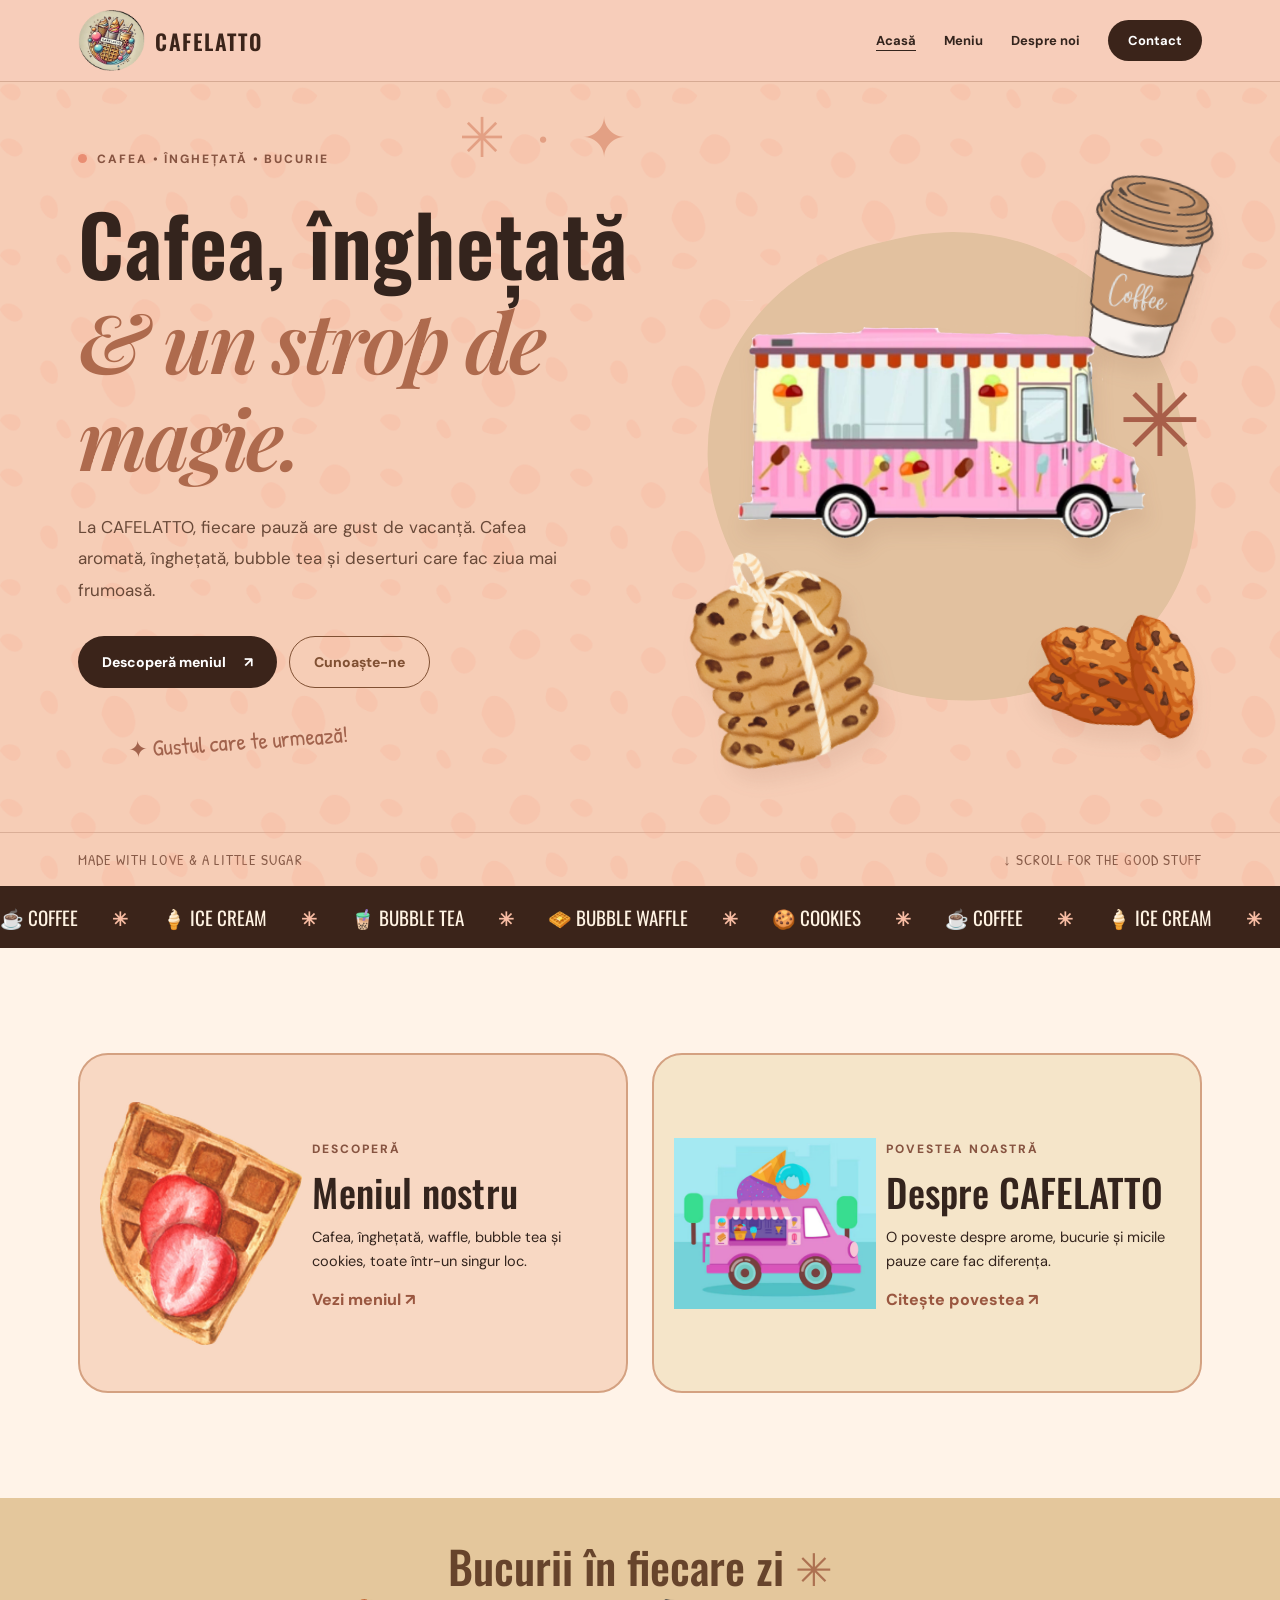
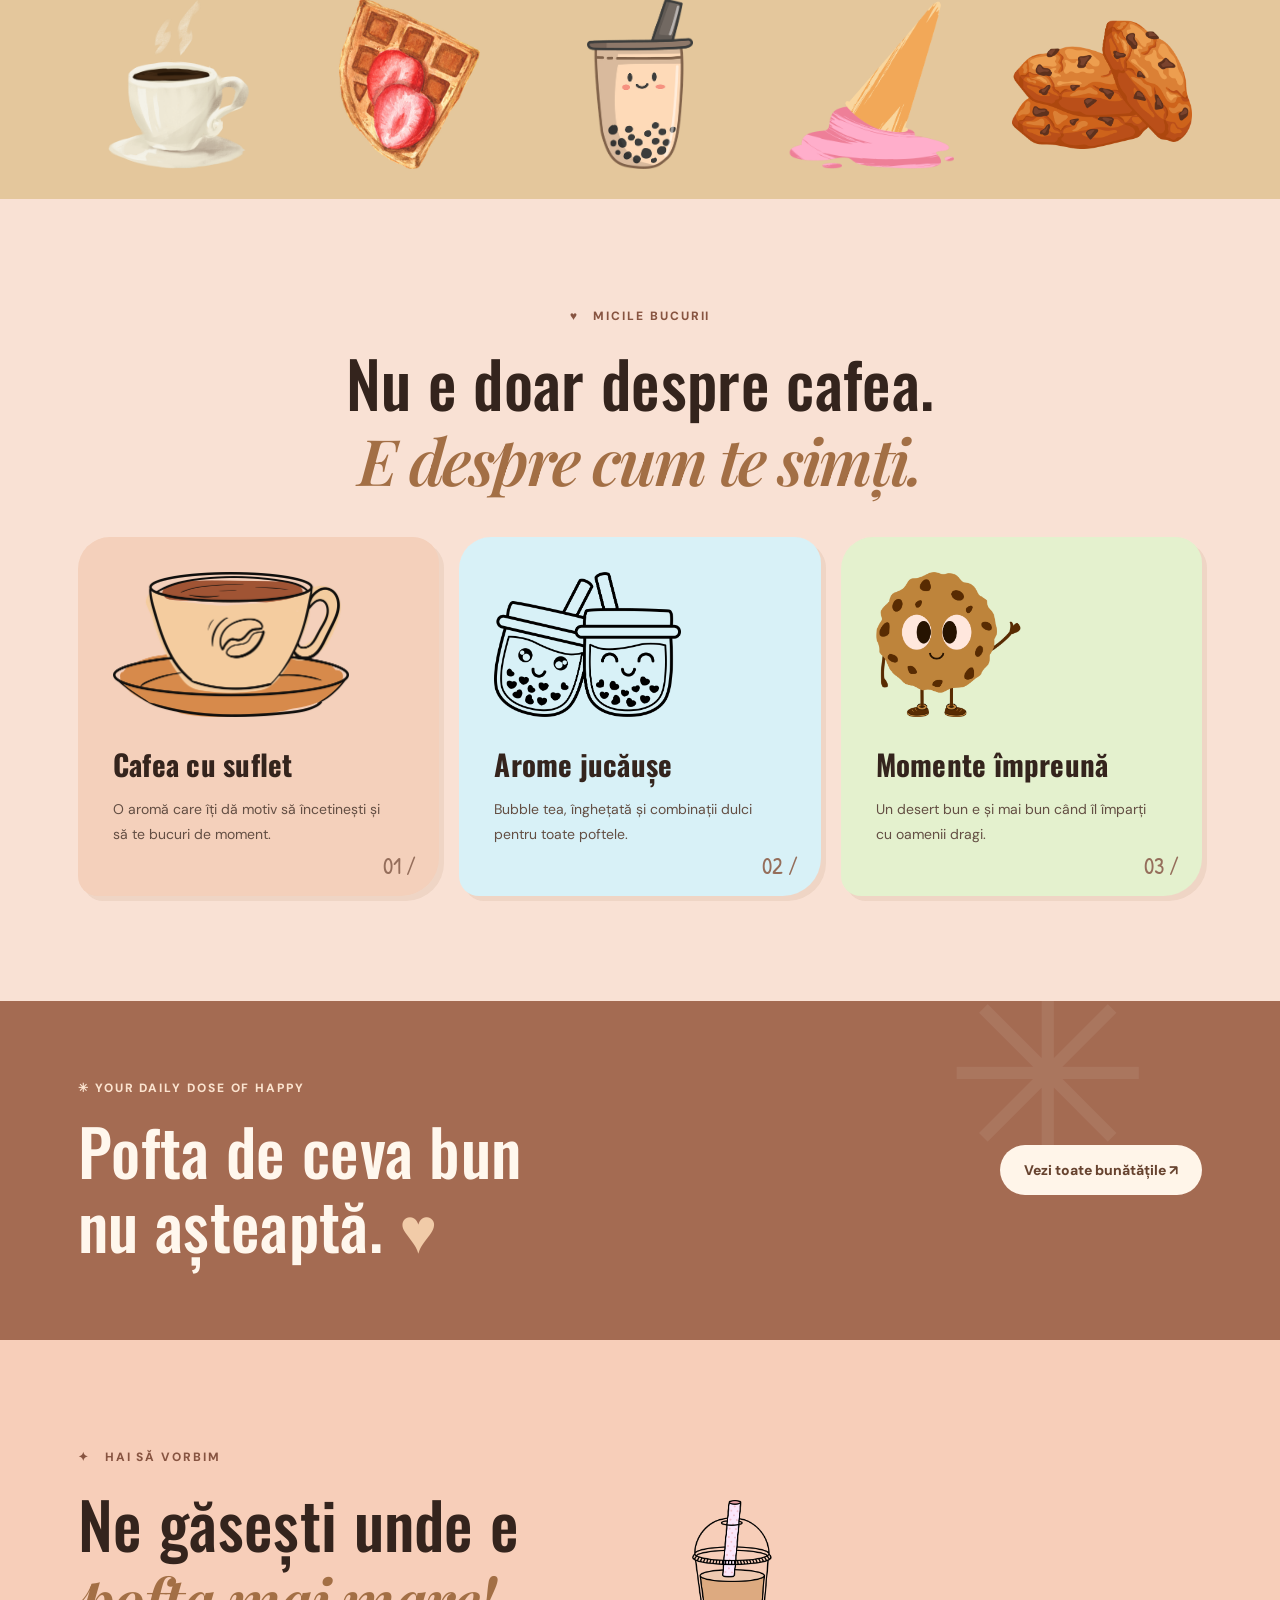
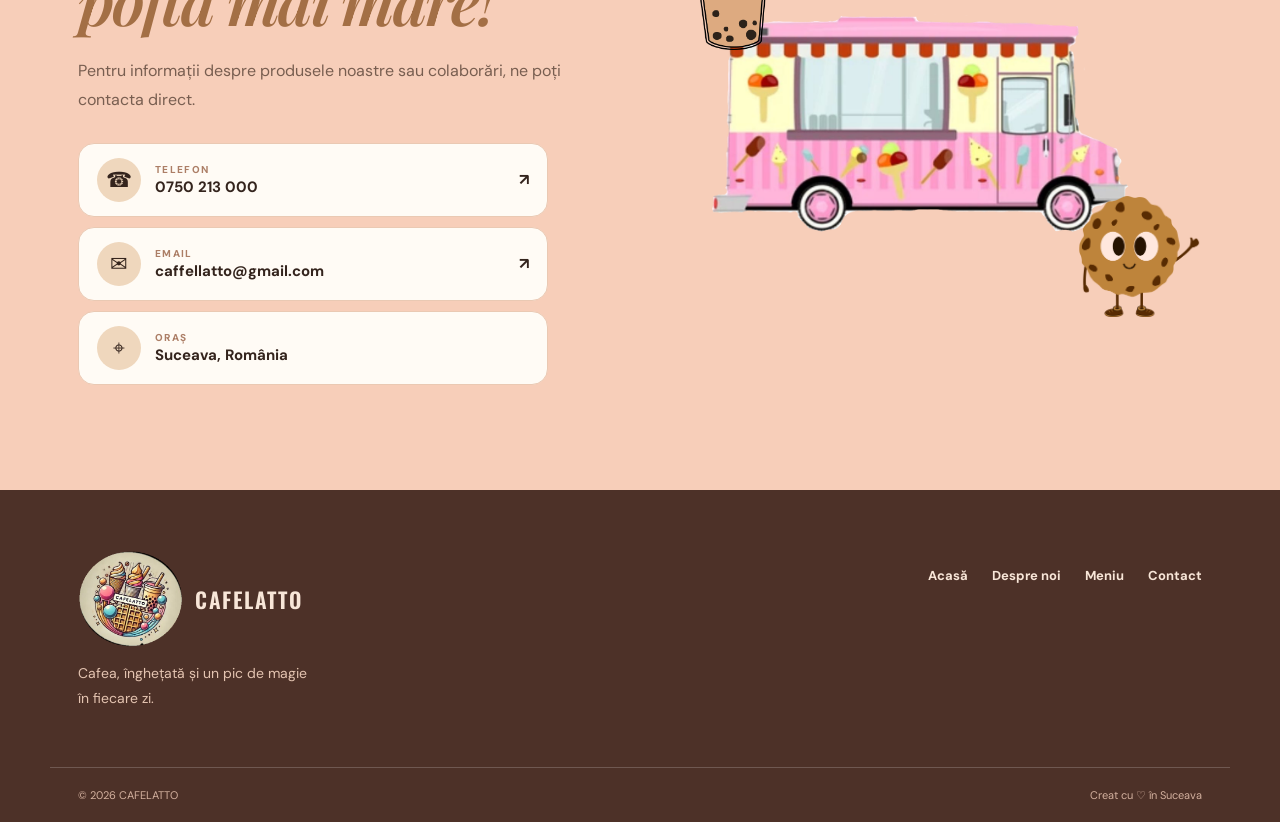
<file: index.html>
<!DOCTYPE html>
<html lang="ro">
<head>
<meta charset="utf-8"/><meta content="width=device-width, initial-scale=1" name="viewport"/>
<meta content="#f5cbb4" name="theme-color"/><meta content="CAFELATTO: cafea, înghețată, bubble tea, waffle și cookies. Gustul care te urmează!" name="description"/>
<title>CAFELATTO | Gustul care te urmează</title>
<link href="assets/logo-original.png" rel="icon" type="image/png"/>
<link href="https://fonts.googleapis.com" rel="preconnect"/><link crossorigin="" href="https://fonts.gstatic.com" rel="preconnect"/>
<link href="https://fonts.googleapis.com/css2?family=DM+Sans:wght@400;500;600;700&amp;family=Oswald:wght@400;500;600;700&amp;family=Roboto+Condensed:wght@400;500;600;700&amp;family=Patrick+Hand&amp;family=Playfair+Display:wght@500;600;700&amp;display=swap" rel="stylesheet"/>
<link href="styles.css" rel="stylesheet"/><script defer="" src="script.js"></script>
</head>
<body>
<header class="site-header" id="top"><a class="brand" href="index.html"><img alt="CAFELATTO, sigla originală CAFELATTO" class="brand-logo" src="assets/logo-original.png"/></a><button aria-expanded="false" aria-label="Deschide meniul" class="mobile-toggle">☰</button><nav aria-label="Navigație principală" class="nav"><a aria-current="page" href="index.html">Acasă</a><a href="meniu.html">Meniu</a><a href="despre-noi.html">Despre noi</a><a class="nav-cta" href="index.html#contact">Contact</a></nav></header>
<main>
<section class="hero" id="acasa"><div class="hero-sprinkles sprinkles-one">✳   ·   ✦</div><div class="container hero-grid"><div class="hero-copy"><span class="eyebrow"><span class="eyebrow-dot"></span> CAFEA • ÎNGHEȚATĂ • BUCURIE</span><h1>Cafea, înghețată<br/><em>&amp; un strop de magie.</em></h1><p>La CAFELATTO, fiecare pauză are gust de vacanță. Cafea aromată, înghețată, bubble tea și deserturi care fac ziua mai frumoasă.</p><div class="hero-actions"><a class="btn btn-dark" href="meniu.html">Descoperă meniul <span>↗</span></a><a class="btn btn-outline" href="despre-noi.html">Cunoaște-ne</a></div><p class="hero-note">✦ Gustul care te urmează!</p></div><div class="hero-art"><div class="peach-spot"></div><img alt="Rulota ilustrată CAFELATTO, din prezentarea Concurs" class="hero-truck" src="assets/truck.png"/><img alt="Waffle ilustrat" class="hero-waffle" src="assets/waffle-stack.png"/><img alt="Cafea la pachet" class="hero-coffee-new" src="assets/takeaway.png"/><img alt="Cookies ilustrate" class="hero-cookie-new" src="assets/cookie-pile.png"/><span aria-hidden="true" class="hero-asterisk">✳</span></div></div><div class="hero-bottom"><span>MADE WITH LOVE &amp; A LITTLE SUGAR</span><span>↓ SCROLL FOR THE GOOD STUFF</span></div></section>
<div aria-hidden="true" class="ticker"><div>☕ COFFEE <b>✳</b> 🍦 ICE CREAM <b>✳</b> 🧋 BUBBLE TEA <b>✳</b> 🧇 BUBBLE WAFFLE <b>✳</b> 🍪 COOKIES <b>✳</b> ☕ COFFEE <b>✳</b> 🍦 ICE CREAM <b>✳</b> 🧋 BUBBLE TEA <b>✳</b></div></div><section class="section home-shortcuts"><div class="container shortcut-grid"><a class="shortcut-card" href="meniu.html"><img alt="Waffle ilustrat" src="assets/berry-waffle.png"/><div><span class="eyebrow">DESCOPERĂ</span><h2>Meniul nostru</h2><p>Cafea, înghețată, waffle, bubble tea și cookies, toate într-un singur loc.</p><span class="shortcut-link">Vezi meniul ↗</span></div></a><a class="shortcut-card" href="despre-noi.html"><img alt="Ilustrația rulotei CAFELATTO" src="assets/truck-scene.png"/><div><span class="eyebrow">POVESTEA NOASTRĂ</span><h2>Despre CAFELATTO</h2><p>O poveste despre arome, bucurie și micile pauze care fac diferența.</p><span class="shortcut-link">Citește povestea ↗</span></div></a></div></section>
<section aria-label="Produsele CAFELATTO" class="illustrated-break"><div class="container"><div class="break-heading">Bucurii în fiecare zi <span>✳</span></div><div class="illustration-row"><img alt="Espresso" src="assets/espresso-cup.png"/><img alt="Waffle cu căpșuni" src="assets/berry-waffle.png"/><img alt="Bubble tea" src="assets/boba-cute.png"/><img alt="Înghețată" src="assets/icecone.png"/><img alt="Cookies" src="assets/cookie-pile.png"/></div></div></section><section class="experience section" id="experienta"><div class="container"><div class="experience-heading"><span class="eyebrow">♥   MICILE BUCURII</span><h2>Nu e doar despre cafea.<br/><em>E despre cum te simți.</em></h2></div><div class="experience-grid"><article class="feature feature-peach"><img alt="Ceașcă ilustrată" class="feature-ppt-art" src="assets/coffee-cup.png"/><h3>Cafea cu suflet</h3><p>O aromă care îți dă motiv să încetinești și să te bucuri de moment.</p><span class="feature-number">01 /</span></article><article class="feature feature-blue"><img alt="Bubble tea ilustrat" class="feature-ppt-art" src="assets/boba-pair.png"/><h3>Arome jucăușe</h3><p>Bubble tea, înghețată și combinații dulci pentru toate poftele.</p><span class="feature-number">02 /</span></article><article class="feature feature-green"><img alt="Personaj cookie" class="feature-ppt-art" src="assets/cookie-mascot.png"/><h3>Momente împreună</h3><p>Un desert bun e și mai bun când îl împarți cu oamenii dragi.</p><span class="feature-number">03 /</span></article></div></div></section>
<section class="cta-band"><div class="container cta-inner"><div><span class="eyebrow">✳ YOUR DAILY DOSE OF HAPPY</span><h2>Pofta de ceva bun<br/>nu așteaptă. <em>♥</em></h2></div><a class="btn btn-light" href="meniu.html">Vezi toate bunătățile ↗</a></div></section>
<section class="contact section" id="contact"><div class="container contact-grid"><div><span class="eyebrow">✦   HAI SĂ VORBIM</span><h2>Ne găsești unde e <em>pofta mai mare!</em></h2><p>Pentru informații despre produsele noastre sau colaborări, ne poți contacta direct.</p><div class="contact-items"><a href="tel:+40750213000"><span>☎</span><div><small>TELEFON</small><strong>0750 213 000</strong></div><b>↗</b></a><a href="mailto:caffellatto@gmail.com"><span>✉</span><div><small>EMAIL</small><strong>caffellatto@gmail.com</strong></div><b>↗</b></a><div class="contact-item"><span>⌖</span><div><small>ORAȘ</small><strong>Suceava, România</strong></div></div></div></div><div class="contact-illustration"><img alt="Rulota CAFELATTO" class="contact-truck" src="assets/truck.png"/><img alt="Mascota cookie" class="contact-cookie-new" src="assets/cookie-mascot.png"/><img alt="Băutură bubble tea" class="contact-cup-new" src="assets/tea-drink.png"/></div></div></section>
</main><footer><div class="container footer-main"><div><span class="footer-logo"><img alt="CAFELATTO" class="footer-brand-logo" src="assets/logo-original.png"/></span><p>Cafea, înghețată și un pic de magie<br/>în fiecare zi.</p></div><div class="footer-links"><a href="index.html">Acasă</a><a href="despre-noi.html">Despre noi</a><a href="meniu.html">Meniu</a><a href="index.html#contact">Contact</a></div></div><div class="container footer-bottom"><span>© <span id="year"></span> CAFELATTO</span><span>Creat cu ♡ în Suceava</span></div></footer>
<button aria-label="Înapoi sus" class="back-top" title="Înapoi sus">↑</button>
</body></html>
</file>
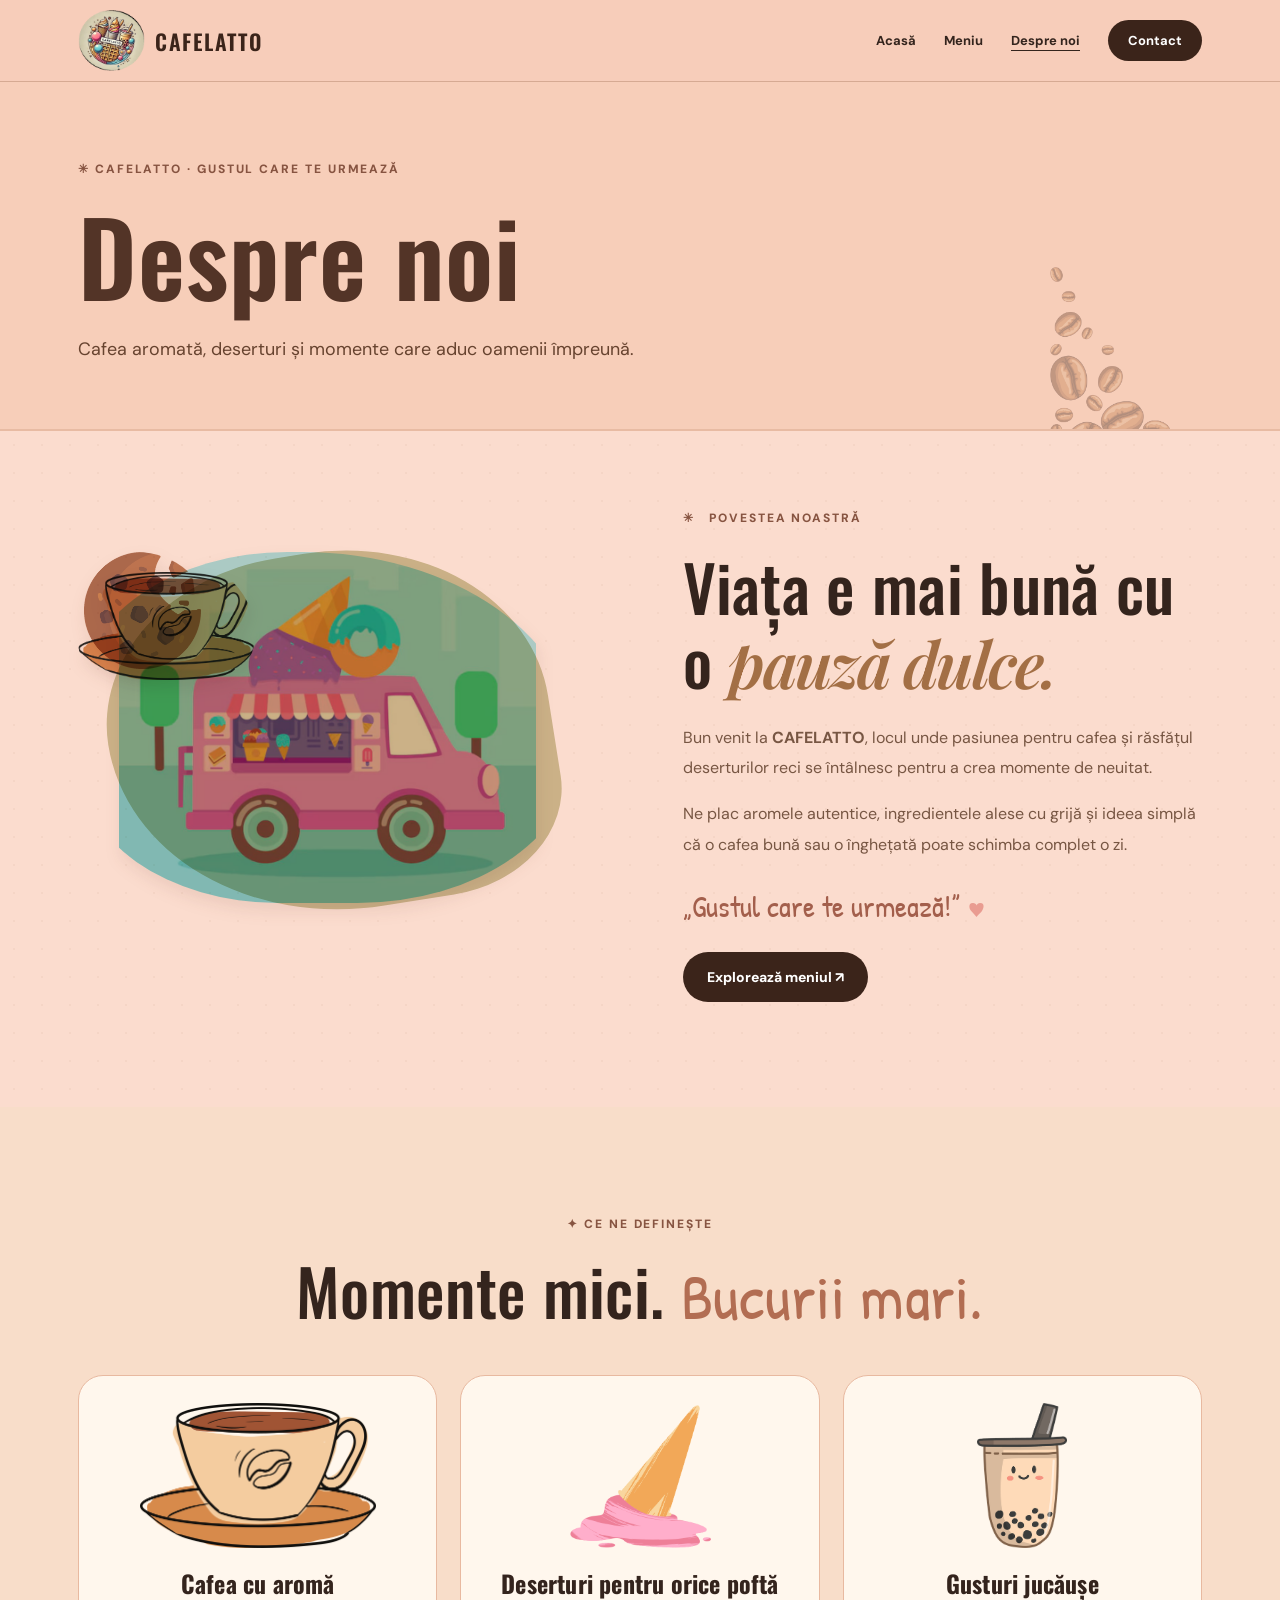
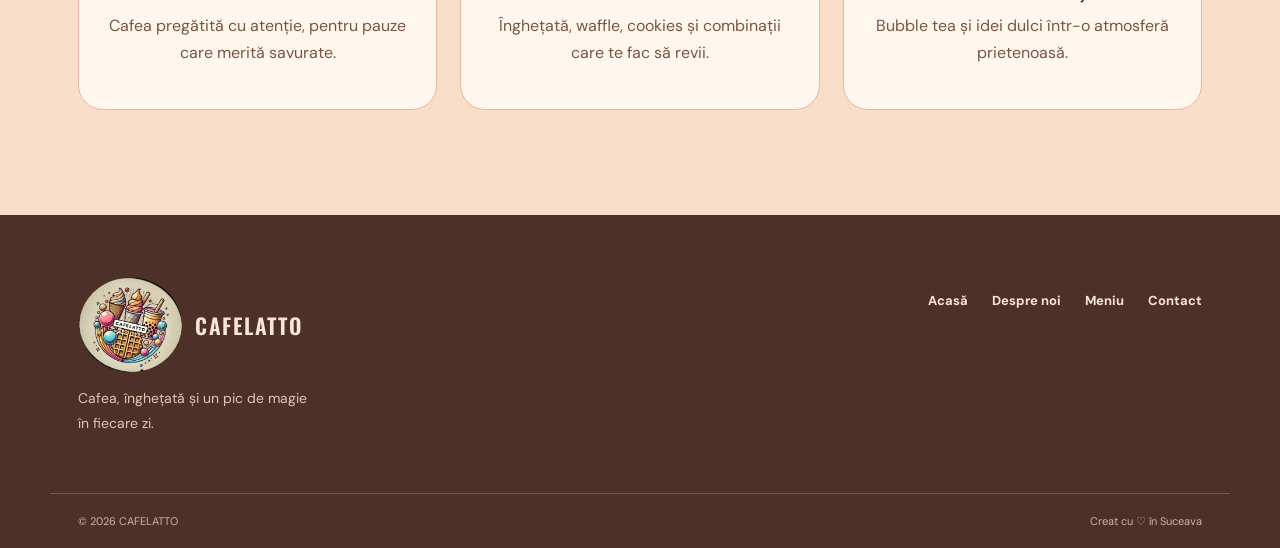
<file: despre-noi.html>
<!DOCTYPE html>
<html lang="ro"><head>
<meta charset="utf-8"/><meta content="width=device-width, initial-scale=1" name="viewport"/>
<meta content="#f5cbb4" name="theme-color"/><meta content="CAFELATTO: cafea, înghețată, bubble tea, waffle și cookies. Gustul care te urmează!" name="description"/>
<title>Despre noi | CAFELATTO</title>
<link href="assets/logo-original.png" rel="icon" type="image/png"/>
<link href="https://fonts.googleapis.com" rel="preconnect"/><link crossorigin="" href="https://fonts.gstatic.com" rel="preconnect"/>
<link href="https://fonts.googleapis.com/css2?family=DM+Sans:wght@400;500;600;700&amp;family=Oswald:wght@400;500;600;700&amp;family=Roboto+Condensed:wght@400;500;600;700&amp;family=Patrick+Hand&amp;family=Playfair+Display:wght@500;600;700&amp;display=swap" rel="stylesheet"/>
<link href="styles.css" rel="stylesheet"/><script defer="" src="script.js"></script>
</head><body class="subpage"><header class="site-header" id="top"><a class="brand" href="index.html"><img alt="CAFELATTO, sigla originală CAFELATTO" class="brand-logo" src="assets/logo-original.png"/></a><button aria-expanded="false" aria-label="Deschide meniul" class="mobile-toggle">☰</button><nav aria-label="Navigație principală" class="nav"><a href="index.html">Acasă</a><a href="meniu.html">Meniu</a><a aria-current="page" href="despre-noi.html">Despre noi</a><a class="nav-cta" href="index.html#contact">Contact</a></nav></header><main><div class="subpage-banner"><div class="container"><span class="eyebrow">✳ CAFELATTO · GUSTUL CARE TE URMEAZĂ</span><h1>Despre noi</h1><p>Cafea aromată, deserturi și momente care aduc oamenii împreună.</p></div></div><section class="about section about-subpage" id="despre"><div class="container about-grid"><div class="about-art"><div class="about-blob"></div><img alt="Rulota cu deserturi din prezentarea CAFELATTO" class="about-truck" src="assets/truck-scene.png"/><img alt="Ilustrație ceașcă de cafea" class="about-cup" src="assets/coffee-cup.png"/><img alt="Cookie ilustrat" class="about-cookie" src="assets/cookie-bite.png"/></div><div class="about-text"><span class="eyebrow">✳   POVESTEA NOASTRĂ</span><h2>Viața e mai bună cu o <em>pauză dulce.</em></h2><p>Bun venit la <strong>CAFELATTO</strong>, locul unde pasiunea pentru cafea și răsfățul deserturilor reci se întâlnesc pentru a crea momente de neuitat.</p><p>Ne plac aromele autentice, ingredientele alese cu grijă și ideea simplă că o cafea bună sau o înghețată poate schimba complet o zi.</p><div class="about-quote">„Gustul care te urmează!” <span>♥</span></div><div class="about-link"><a class="btn btn-dark" href="meniu.html">Explorează meniul ↗</a></div></div></div></section><section class="section values-section"><div class="container"><div class="section-heading"><span class="eyebrow">✦ CE NE DEFINEȘTE</span><h2>Momente mici. <span>Bucurii mari.</span></h2></div><div class="values-grid"><article><img alt="Cafea ilustrată" src="assets/coffee-cup.png"/><h3>Cafea cu aromă</h3><p>Cafea pregătită cu atenție, pentru pauze care merită savurate.</p></article><article><img alt="Înghețată ilustrată" src="assets/icecone.png"/><h3>Deserturi pentru orice poftă</h3><p>Înghețată, waffle, cookies și combinații care te fac să revii.</p></article><article><img alt="Bubble tea ilustrat" src="assets/boba-cute.png"/><h3>Gusturi jucăușe</h3><p>Bubble tea și idei dulci într-o atmosferă prietenoasă.</p></article></div></div></section></main><footer><div class="container footer-main"><div><span class="footer-logo"><img alt="CAFELATTO" class="footer-brand-logo" src="assets/logo-original.png"/></span><p>Cafea, înghețată și un pic de magie<br/>în fiecare zi.</p></div><div class="footer-links"><a href="index.html">Acasă</a><a href="despre-noi.html">Despre noi</a><a href="meniu.html">Meniu</a><a href="index.html#contact">Contact</a></div></div><div class="container footer-bottom"><span>© <span id="year"></span> CAFELATTO</span><span>Creat cu ♡ în Suceava</span></div></footer><button aria-label="Înapoi sus" class="back-top" title="Înapoi sus">↑</button></body></html>
</file>
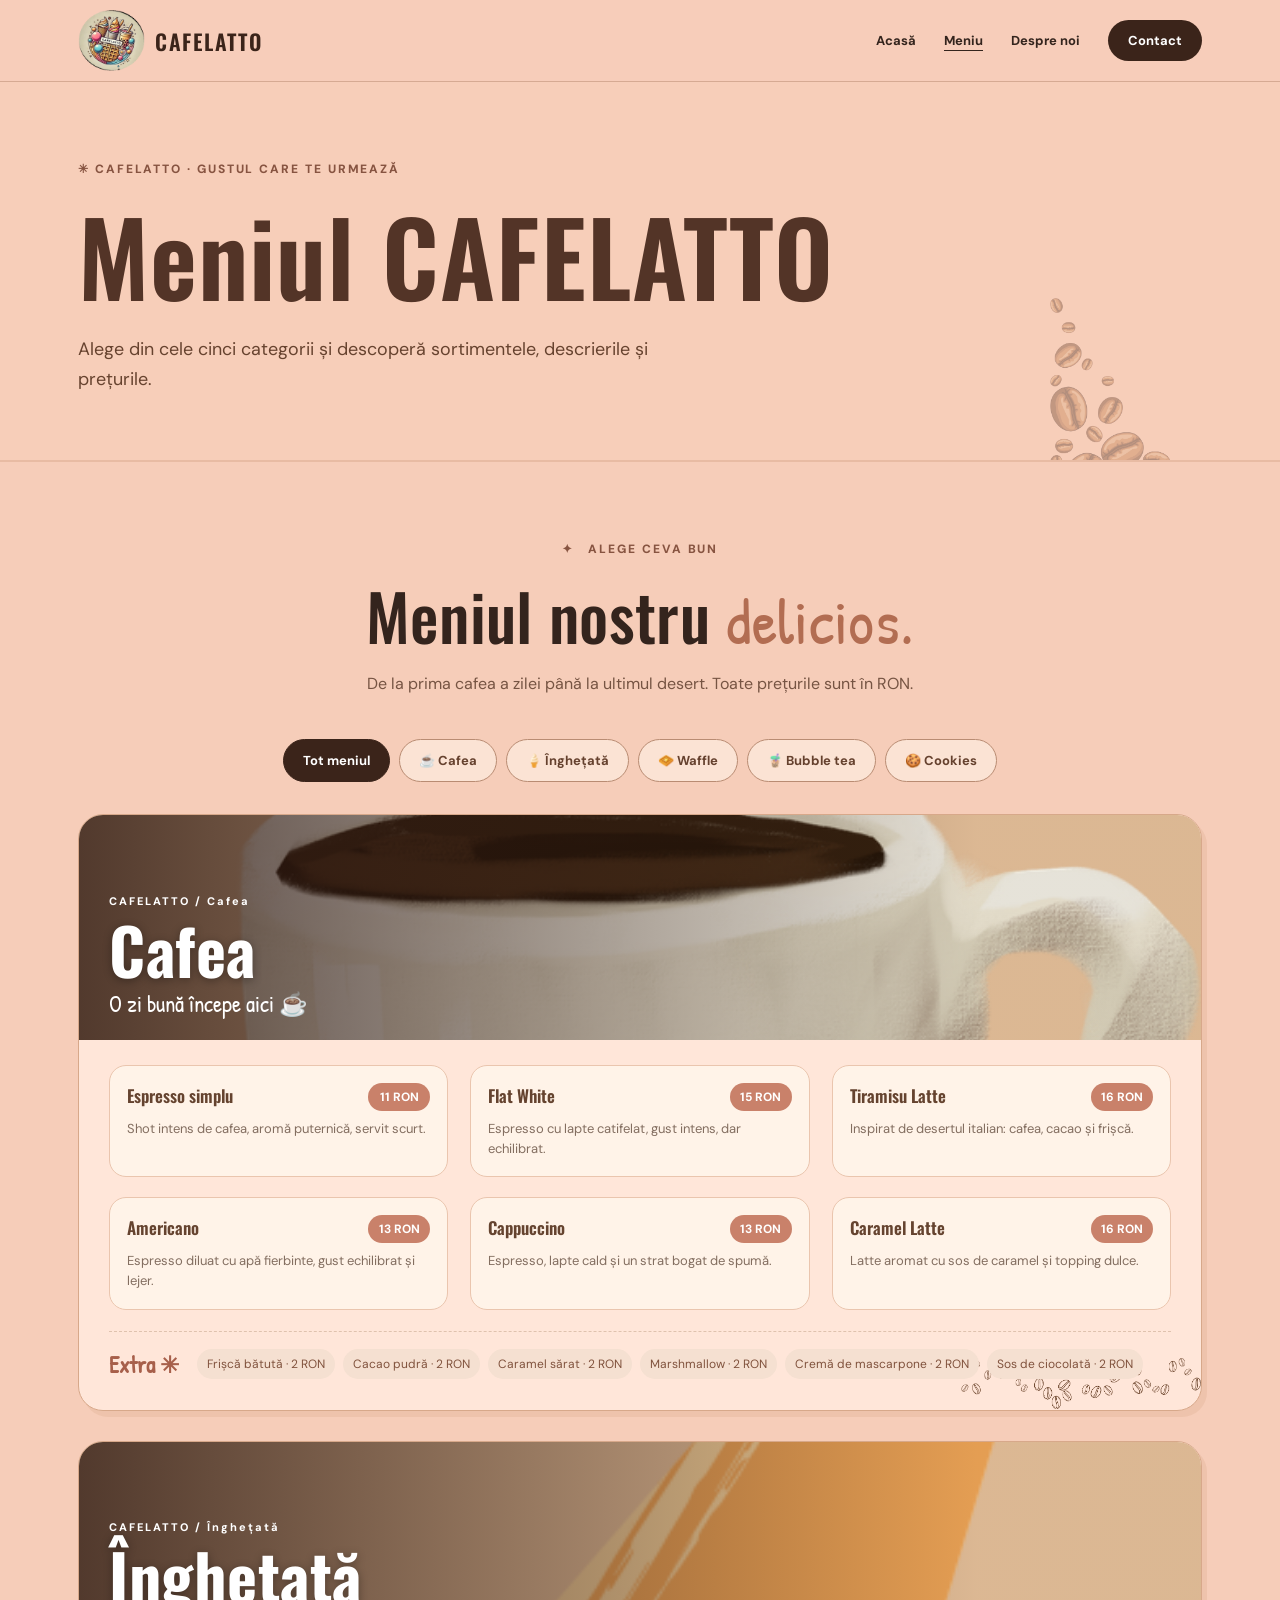
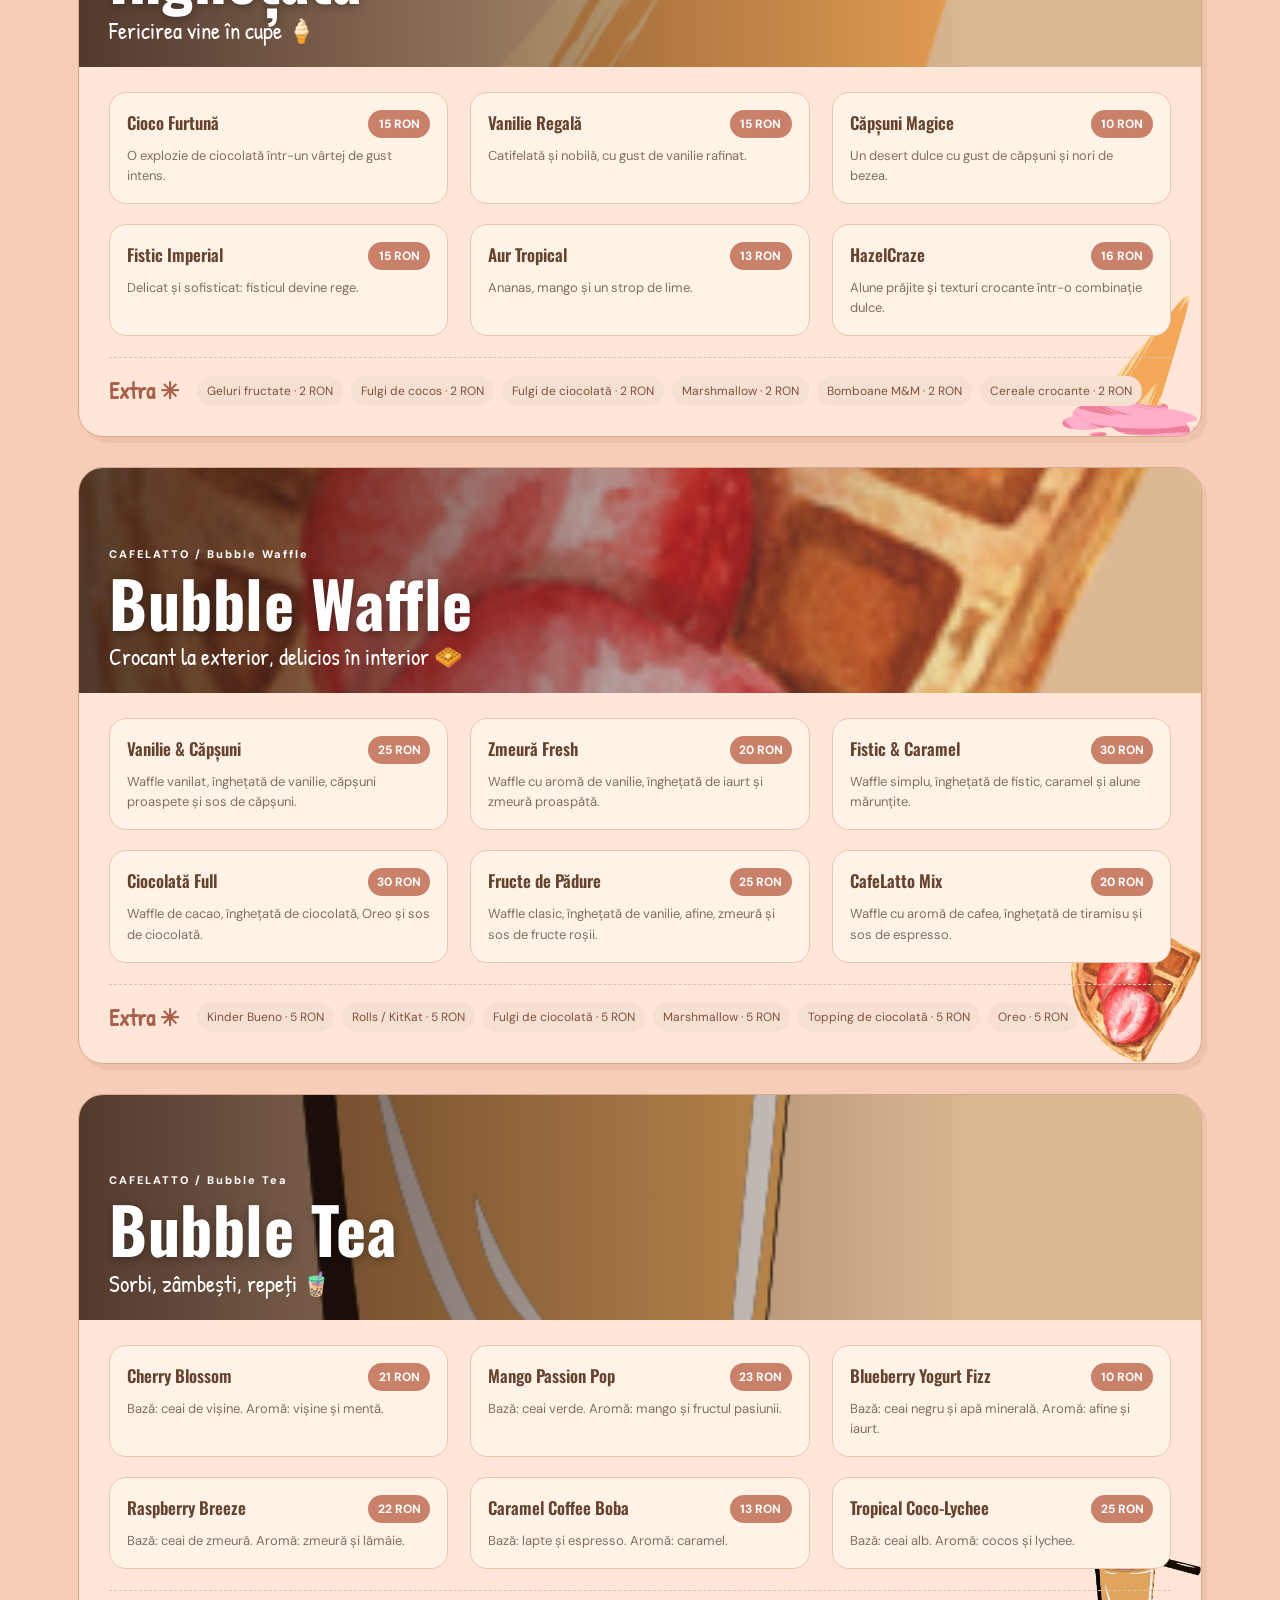
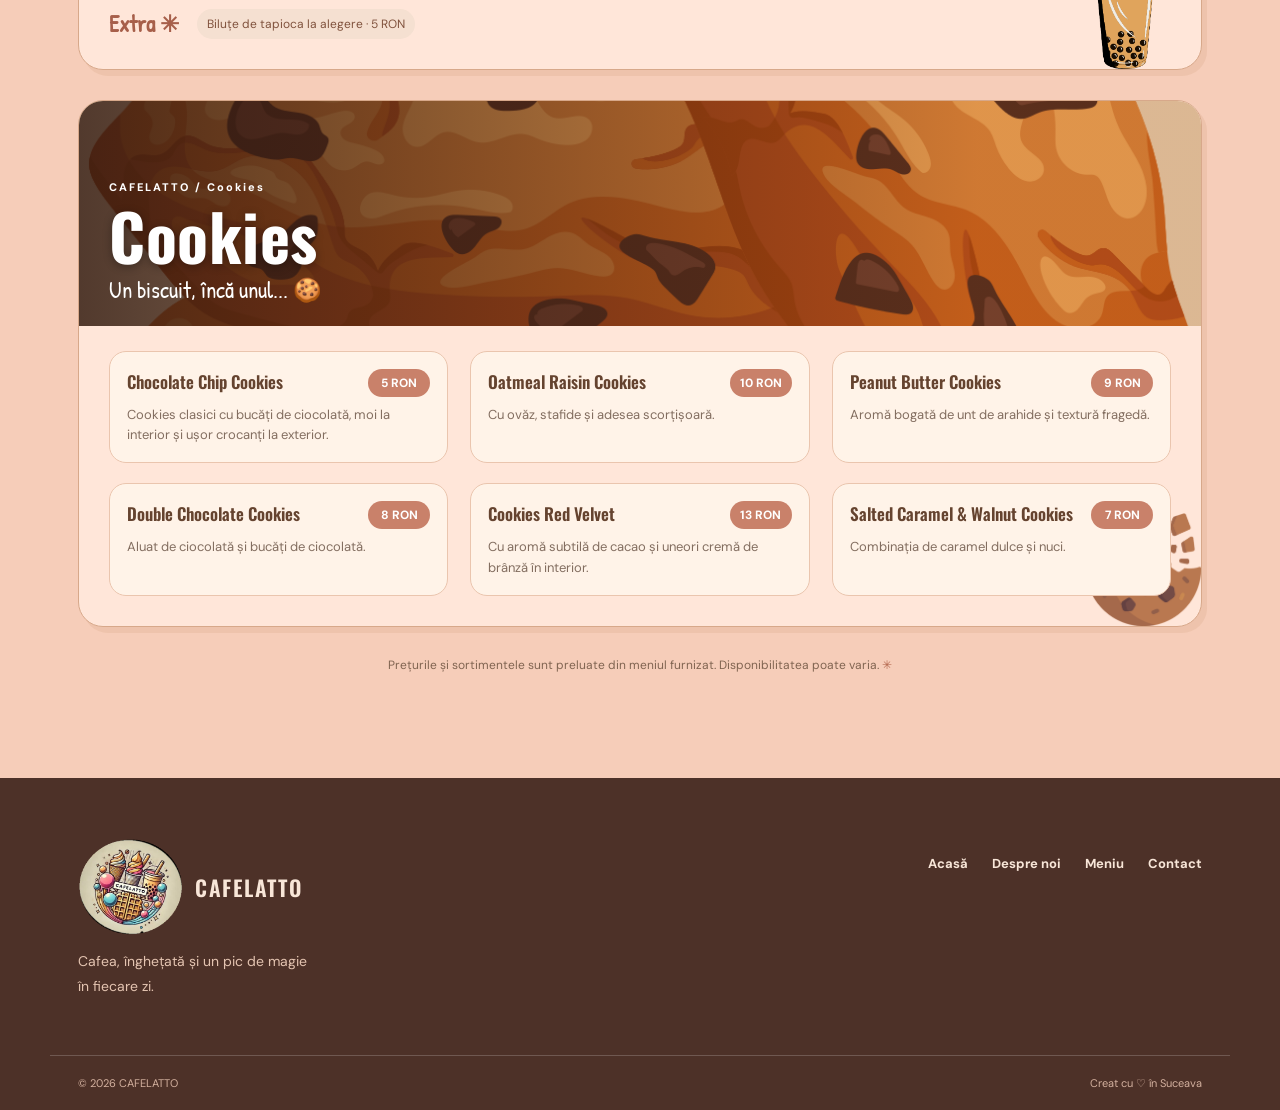
<file: meniu.html>
<!DOCTYPE html>
<html lang="ro"><head>
<meta charset="utf-8"/><meta content="width=device-width, initial-scale=1" name="viewport"/>
<meta content="#f5cbb4" name="theme-color"/><meta content="CAFELATTO: cafea, înghețată, bubble tea, waffle și cookies. Gustul care te urmează!" name="description"/>
<title>Meniul CAFELATTO | CAFELATTO</title>
<link href="assets/logo-original.png" rel="icon" type="image/png"/>
<link href="https://fonts.googleapis.com" rel="preconnect"/><link crossorigin="" href="https://fonts.gstatic.com" rel="preconnect"/>
<link href="https://fonts.googleapis.com/css2?family=DM+Sans:wght@400;500;600;700&amp;family=Oswald:wght@400;500;600;700&amp;family=Roboto+Condensed:wght@400;500;600;700&amp;family=Patrick+Hand&amp;family=Playfair+Display:wght@500;600;700&amp;display=swap" rel="stylesheet"/>
<link href="styles.css" rel="stylesheet"/><script defer="" src="script.js"></script>
</head><body class="subpage"><header class="site-header" id="top"><a class="brand" href="index.html"><img alt="CAFELATTO, sigla originală CAFELATTO" class="brand-logo" src="assets/logo-original.png"/></a><button aria-expanded="false" aria-label="Deschide meniul" class="mobile-toggle">☰</button><nav aria-label="Navigație principală" class="nav"><a href="index.html">Acasă</a><a aria-current="page" href="meniu.html">Meniu</a><a href="despre-noi.html">Despre noi</a><a class="nav-cta" href="index.html#contact">Contact</a></nav></header><main><div class="subpage-banner"><div class="container"><span class="eyebrow">✳ CAFELATTO · GUSTUL CARE TE URMEAZĂ</span><h1>Meniul CAFELATTO</h1><p>Alege din cele cinci categorii și descoperă sortimentele, descrierile și prețurile.</p></div></div><section class="menu section menu-subpage" id="meniu"><div class="container"><div class="section-heading"><span class="eyebrow">✦   ALEGE CEVA BUN</span><h2>Meniul nostru <span>delicios.</span></h2><p>De la prima cafea a zilei până la ultimul desert. Toate prețurile sunt în RON.</p></div><div aria-label="Categorii meniu" class="menu-filters" role="group"><button aria-pressed="true" class="filter active" data-category="all">Tot meniul</button><button aria-pressed="false" class="filter" data-category="coffee">☕ Cafea</button><button aria-pressed="false" class="filter" data-category="icecream">🍦 Înghețată</button><button aria-pressed="false" class="filter" data-category="waffle">🧇 Waffle</button><button aria-pressed="false" class="filter" data-category="bubbletea">🧋 Bubble tea</button><button aria-pressed="false" class="filter" data-category="cookies">🍪 Cookies</button></div><div class="menu-content" id="menu-content"></div><div class="menu-footnote">Prețurile și sortimentele sunt preluate din meniul furnizat. Disponibilitatea poate varia. <span>✳</span></div></div></section></main><footer><div class="container footer-main"><div><span class="footer-logo"><img alt="CAFELATTO" class="footer-brand-logo" src="assets/logo-original.png"/></span><p>Cafea, înghețată și un pic de magie<br/>în fiecare zi.</p></div><div class="footer-links"><a href="index.html">Acasă</a><a href="despre-noi.html">Despre noi</a><a href="meniu.html">Meniu</a><a href="index.html#contact">Contact</a></div></div><div class="container footer-bottom"><span>© <span id="year"></span> CAFELATTO</span><span>Creat cu ♡ în Suceava</span></div></footer><button aria-label="Înapoi sus" class="back-top" title="Înapoi sus">↑</button></body></html>
</file>
<file: styles.css>
:root{--peach:#f5cbb4;--peach-light:#fce8d9;--brown:#67432f;--brown-deep:#422a21;--rust:#a4634a;--cream:#fffaf2;--pink:#f5a8ae;--blue:#d5eef3;--green:#e6edce;--line:#d8a991;--font: 'DM Sans',sans-serif;--display:'Fredoka',sans-serif;--hand:'Patrick Hand',cursive}*{box-sizing:border-box}html{scroll-behavior:smooth;scroll-padding-top:85px}body{margin:0;background:var(--cream);color:var(--brown-deep);font-family:var(--font)}button,a{ -webkit-tap-highlight-color:transparent}a{color:inherit;text-decoration:none}button{font:inherit;cursor:pointer}.container{max-width:1180px;padding:0 28px;margin:auto}.section{padding:105px 0}h1,h2,h3,p{margin-top:0}h1,h2,h3{font-family:var(--display)}h2{font-size:clamp(2.55rem,5vw,4.65rem);line-height:1.07;letter-spacing:-.04em;font-weight:600}h2 em,h1 em{font-family:var(--hand);font-weight:400;color:var(--rust);font-style:normal;letter-spacing:-.03em}.eyebrow{display:inline-flex;align-items:center;gap:10px;font-size:12px;letter-spacing:.16em;font-weight:800;color:#875441}.eyebrow-dot{width:9px;height:9px;background:#e98e73;border-radius:50%}.site-header{height:82px;position:sticky;top:0;z-index:50;display:flex;align-items:center;justify-content:space-between;padding:0 max(28px,calc((100vw - 1124px)/2));background:rgba(252,232,217,.95);backdrop-filter:blur(16px);border-bottom:1px solid #dcad9380}.brand{display:flex;align-items:center;gap:10px}.brand-monogram{font-family:Georgia,serif;font-size:40px;font-weight:bold;letter-spacing:-.25em;padding-right:12px;color:#a7794d}.brand-monogram span{font-size:35px}.brand-label{font-weight:800;font-size:16px;letter-spacing:.16em;display:flex;flex-direction:column}.brand-label small{font-family:var(--hand);font-weight:400;font-size:12px;letter-spacing:.01em;color:var(--rust)}.nav{display:flex;align-items:center;gap:28px;font-size:13px;font-weight:700}.nav>a:not(.nav-cta):hover{color:#b76c54}.nav-cta{background:var(--brown-deep);color:#fff;padding:12px 20px;border-radius:30px}.nav-cta span{padding-left:8px}.mobile-toggle{display:none;background:none;border:0;font-size:27px;color:var(--brown)}.hero{background:var(--peach);position:relative;overflow:hidden}.hero:before,.about:before{content:'';pointer-events:none;position:absolute;inset:0;background-image:radial-gradient(#9d65452c 1px,transparent 1px);background-size:28px 28px;opacity:.35}.hero-grid{min-height:650px;display:grid;grid-template-columns:1.1fr 1fr;align-items:center;gap:30px;position:relative}.hero-copy{padding:65px 0 75px;position:relative;z-index:2}.hero h1{font-size:clamp(3.7rem,6.3vw,6.65rem);line-height:1.01;font-weight:600;letter-spacing:-.055em;margin:28px 0}.hero h1 em{color:#ae6a4d}.scribble{position:relative;white-space:nowrap}.scribble:after{content:'';height:10px;position:absolute;bottom:-7px;left:3%;width:90%;border-bottom:5px solid #d7826d;border-radius:50%;transform:rotate(-3deg)}.hero-copy>p:not(.hero-note){font-size:17px;line-height:1.85;max-width:510px;color:#694938}.hero-actions{display:flex;gap:12px;flex-wrap:wrap;margin:30px 0}.btn{display:inline-flex;align-items:center;justify-content:center;gap:18px;border-radius:35px;font-size:14px;font-weight:800;padding:16px 24px;transition:transform .2s,box-shadow .2s}.btn:hover{transform:translateY(-3px);box-shadow:0 7px 0 #68412a21}.btn-dark{background:var(--brown-deep);color:#fff}.btn-outline{border:1.5px solid var(--brown);color:var(--brown)}.hero-note{font-family:var(--hand);font-size:23px;color:#a2634d;transform:rotate(-4deg);display:inline-block;margin:8px 0 0 50px}.hero-art{height:570px;position:relative;display:flex;align-items:center;justify-content:center}.round-highlight{position:absolute;width:450px;height:450px;border-radius:50%;background:#f9ddc6;top:45px;right:4%;box-shadow:0 0 0 22px #f8d8c462}.hero-logo-wrap{width:350px;height:350px;position:relative;z-index:2;border-radius:50%;overflow:hidden;box-shadow:0 20px 55px #6d402b28;transform:rotate(6deg);margin:-70px 20px 0 0}.hero-logo-wrap img{width:100%;height:100%;object-fit:cover}.hero-coffee{position:absolute;width:275px;right:-8%;bottom:0;mix-blend-mode:multiply;border-radius:42px 42px 0 0;z-index:3}.hero-sticker{position:absolute;top:90px;left:2%;width:115px;height:115px;border-radius:50%;background:#e8efa9;color:#724831;transform:rotate(-18deg);display:flex;flex-direction:column;align-items:center;justify-content:center;font-family:var(--display);font-weight:700;font-size:22px;line-height:1;z-index:4;box-shadow:5px 6px 0 #ab765039}.hero-sticker span{font-size:27px;color:#d77a65}.floating-star{position:absolute;color:#a16a4c;font-size:55px}.star-one{top:60px;right:0}.star-two{bottom:75px;left:20px}.hero-sprinkles{position:absolute;font-size:55px;color:#e3a084;right:51%;top:20px}.hero-bottom{display:flex;justify-content:space-between;padding:16px max(28px,calc((100vw - 1124px)/2));border-top:1px solid #a7775e5c;font-family:var(--hand);font-size:15px;letter-spacing:.07em;color:#885b48}.ticker{overflow:hidden;background:var(--brown-deep);color:#fff3e3;padding:17px 0;font-family:var(--display);font-size:19px;white-space:nowrap}.ticker>div{width:max-content;animation:marquee 35s linear infinite}.ticker b{color:#f9bda4;padding:0 30px}@keyframes marquee{to{transform:translateX(-48%)}}.about{position:relative;background:#fff7ed;overflow:hidden}.about-grid{display:grid;grid-template-columns:1fr 1fr;gap:85px;align-items:center;position:relative}.about-art{min-height:500px;position:relative}.about-blob{position:absolute;inset:35px 25px 10px 10px;background:#e6cfab;border-radius:42% 58% 55% 45%/40% 45% 55% 60%;transform:rotate(-9deg)}.about-art img{position:absolute;width:95%;height:87%;object-fit:cover;mix-blend-mode:multiply;top:5%;left:0;border-radius:42% 55% 44% 40%;opacity:.9}.round-stamp{position:absolute;right:-25px;bottom:5px;background:#d58b76;width:118px;height:118px;border-radius:50%;display:grid;place-content:center;text-align:center;font-family:var(--display);font-size:18px;line-height:1.1;font-weight:700;color:#fff;transform:rotate(11deg)}.about-text h2{margin:22px 0}.about-text p{font-size:16px;line-height:1.9;color:#775643}.about-quote{font-family:var(--hand);font-size:30px;color:#a35f4c;margin:26px 0}.about-quote span{color:#e99c91}.about-text .project-note{font-size:12px;line-height:1.6;border-left:3px solid #dca78e;padding-left:15px;color:#886e61}.menu{background:#f8ddc9;position:relative}.section-heading{text-align:center;max-width:700px;margin:0 auto 42px}.section-heading h2{margin:20px 0 12px}.section-heading h2 span{font-family:var(--hand);color:#b26d52}.section-heading p{line-height:1.7;color:#765443}.menu-filters{display:flex;gap:9px;justify-content:center;flex-wrap:wrap;margin-bottom:32px}.filter{border:1.5px solid #b98c73;background:#fff8ee7d;border-radius:50px;padding:12px 19px;font-size:13px;font-weight:700;color:#65412e;transition:all .2s}.filter:hover,.filter.active{background:var(--brown-deep);color:white;border-color:var(--brown-deep)}.menu-content{display:grid;gap:30px}.menu-category{background:#fff9f2;border:1px solid #dfb59c;border-radius:25px;padding:27px 30px 30px;box-shadow:7px 8px 0 #d3a58850;animation:appear .35s ease}@keyframes appear{from{opacity:0;transform:translateY(10px)}to{opacity:1;transform:translateY(0)}}.category-header{display:flex;align-items:center;justify-content:space-between;gap:20px;border-bottom:2px dashed #dbbca8;padding-bottom:17px;margin-bottom:24px}.category-header h3{font-size:clamp(1.6rem,3vw,2.45rem);font-weight:600;margin:0}.category-header>span{font-family:var(--hand);color:#b06c53;font-size:23px}.menu-items{display:grid;grid-template-columns:repeat(3,minmax(0,1fr));gap:20px 22px}.menu-item{padding:17px;background:#fff;border:1px solid #efdbc8;border-radius:17px;min-width:0}.item-top{display:flex;gap:10px;justify-content:space-between;align-items:flex-start;margin-bottom:8px}.item-top h4{margin:0;font-family:var(--display);font-weight:600;font-size:17px;color:#65432f}.price{background:#c9816a;color:#fff;border-radius:22px;min-width:62px;padding:6px 9px;text-align:center;font-weight:700;font-size:12px;white-space:nowrap}.menu-item p{margin:0;color:#836e60;line-height:1.55;font-size:13px}.extras{display:flex;flex-wrap:wrap;align-items:center;gap:8px;margin-top:21px;padding-top:17px;border-top:1px dashed #dfc2ae}.extras strong{font-family:var(--hand);font-size:23px;color:#a75f4a;margin-right:10px}.extra{font-size:12px;border-radius:20px;background:#f5e0d1;padding:7px 10px;color:#80523d}.menu-footnote{text-align:center;font-size:12px;margin-top:30px;color:#806451}.menu-footnote span{color:#b66a51}.experience{background:#fffaf2}.experience-heading{text-align:center;margin-bottom:40px}.experience-heading h2{margin:20px 0}.experience-grid{display:grid;grid-template-columns:repeat(3,1fr);gap:20px}.feature{min-height:305px;padding:35px;border-radius:28px;position:relative;overflow:hidden}.feature-peach{background:#f4d0bb}.feature-blue{background:var(--blue)}.feature-green{background:var(--green)}.feature-icon{display:block;font-size:60px;margin:2px 0 27px}.feature h3{font-size:29px;margin-bottom:12px}.feature p{font-size:14px;line-height:1.8;max-width:270px;color:#634e43}.feature-number{position:absolute;right:23px;bottom:15px;font-family:var(--hand);font-size:23px;color:#956e5b}.cta-band{background:#a46b52;color:#fff7ed;padding:75px 0;position:relative;overflow:hidden}.cta-band:after{content:'✳';position:absolute;font-size:250px;right:10%;top:-85px;color:#ffffff13}.cta-inner{display:flex;align-items:center;justify-content:space-between;gap:30px;position:relative;z-index:1}.cta-band .eyebrow{color:#fbe3cf}.cta-band h2{margin:16px 0 0}.cta-band h2 em{color:#f1cba8}.btn-light{background:#fff5e9;color:#67432f;white-space:nowrap}.contact{background:#f9e6d7}.contact-grid{display:grid;grid-template-columns:1fr 1fr;gap:50px;align-items:center}.contact h2{margin:20px 0}.contact p{line-height:1.8;color:#785e50;max-width:490px}.contact-items{margin-top:28px;display:grid;gap:10px}.contact-items>a,.contact-item{display:flex;gap:14px;align-items:center;background:#fffbf5;padding:14px 18px;border-radius:16px;border:1px solid #eac9b3;max-width:470px}.contact-items>a:hover{border-color:#a36c52}.contact-items>a>span,.contact-item>span{background:#efd7bd;width:44px;height:44px;display:grid;place-items:center;border-radius:50%;font-size:21px;flex-shrink:0}.contact-items small{display:block;font-size:10px;letter-spacing:.13em;color:#ac7e66;font-weight:800}.contact-items strong{font-size:15px;overflow-wrap:anywhere}.contact-items b{margin-left:auto}.contact-illustration{min-height:490px;position:relative;display:grid;place-items:center}.contact-circle{width:min(370px,80%);aspect-ratio:1;border-radius:50%;background:#edd3b5;overflow:hidden;box-shadow:0 0 0 25px #f4d5bf}.contact-circle img{height:100%;width:100%;object-fit:cover}.contact-doodle{position:absolute;right:0;top:12px;font-family:var(--hand);font-size:29px;line-height:1;color:#a56950;transform:rotate(10deg)}.contact-cookie{position:absolute;bottom:5px;left:13%;font-size:90px;color:#c88b63}footer{background:#4d3128;color:#f8e6d8;padding:57px 0 20px}.footer-main{display:flex;justify-content:space-between;gap:30px}.footer-logo{font-family:var(--display);font-size:37px;font-weight:700;letter-spacing:-.03em}.footer-logo span{color:#e7a791;margin-left:5px}.footer-main p{font-size:14px;color:#e4c4b1;line-height:1.8;margin-top:9px}.footer-links{display:flex;gap:24px;align-items:flex-start;padding-top:20px;font-size:13px;font-weight:700}.footer-links a:hover{color:#f2bba6}.footer-bottom{border-top:1px solid #ffffff30;margin-top:42px;padding-top:20px;display:flex;justify-content:space-between;font-size:11px;color:#d4b19f}.back-top{position:fixed;bottom:22px;right:23px;border:none;border-radius:50%;background:#613c2d;color:white;height:48px;width:48px;font-size:23px;z-index:40;box-shadow:0 4px 15px #0002;opacity:0;pointer-events:none;transition:opacity .2s}.back-top.visible{opacity:1;pointer-events:auto}@media(max-width:900px){.nav{gap:13px;font-size:12px}.hero-grid{grid-template-columns:1fr 1fr}.hero h1{font-size:clamp(3.2rem,6.5vw,5rem)}.hero-logo-wrap{width:290px;height:290px}.round-highlight{width:340px;height:340px}.hero-coffee{width:190px}.about-grid{gap:30px}.menu-items{grid-template-columns:repeat(2,1fr)}}@media(max-width:680px){.container{padding:0 20px}.site-header{height:70px;padding:0 20px}.mobile-toggle{display:block}.nav{display:none;position:absolute;top:70px;left:0;right:0;background:#fce8d9;flex-direction:column;padding:20px;align-items:stretch;box-shadow:0 10px 15px #3d200e21}.nav.open{display:flex}.nav>a{padding:11px}.nav-cta{text-align:center}.section{padding:72px 0}.hero-grid,.about-grid,.contact-grid{grid-template-columns:1fr}.hero-grid{gap:0}.hero-copy{padding:65px 0 15px}.hero h1{font-size:clamp(3.4rem,12vw,5.6rem)}.hero-copy>p:not(.hero-note){font-size:15px}.hero-art{height:440px}.hero-logo-wrap{width:290px;height:290px;margin:-35px 20px 0 0}.round-highlight{right:12%;top:30px;width:310px;height:310px}.hero-coffee{width:180px;right:0;bottom:-3px}.hero-sticker{top:35px;left:0;width:91px;height:91px;font-size:18px}.hero-bottom{padding:14px 20px;font-size:11px}.hero-bottom span:last-child{display:none}.about-grid{gap:15px}.about-art{min-height:340px;max-width:440px;width:100%;margin:auto}.about-art img{height:92%;width:90%}.round-stamp{right:5px;bottom:0;width:90px;height:90px;font-size:15px}.menu-items,.experience-grid{grid-template-columns:1fr}.menu-category{padding:20px 17px}.category-header>span{font-size:18px}.menu-item{padding:15px}.filter{padding:10px 14px}.cta-inner{flex-direction:column;align-items:flex-start}.contact-illustration{min-height:350px}.contact-circle{width:260px}.contact-doodle{right:0}.footer-main,.footer-bottom{flex-direction:column;gap:12px}.footer-links{flex-wrap:wrap;padding-top:0;gap:16px}.section-heading h2,.experience-heading h2{font-size:2.8rem}}@media(prefers-reduced-motion:reduce){*,*:before,*:after{scroll-behavior:auto!important;animation:none!important;transition:none!important}}

/* Design alignment with Concurs.pptx: peach, hand-drawn food illustrations, tall lettering */
:root{--peach:#f5cdb7;--peach-light:#fee9df;--brown:#805033;--brown-deep:#3b241a;--rust:#a36f45;--cream:#fff2e7;--blue:#d8f1f7;--green:#e4f1ce;--display:'Oswald',sans-serif}
body{background:#f7ceb9;color:#34241d}
h1,h2,h3,.category-header h3{font-family:'Oswald',sans-serif;letter-spacing:.008em}
h1{font-weight:600!important;line-height:1.13!important;letter-spacing:.01em!important}
h2{font-weight:500;letter-spacing:.005em;line-height:1.16}
h1 em,h2 em{font-family:'Playfair Display',Georgia,serif;font-style:italic;letter-spacing:-.04em;font-weight:600}
.site-header{background:rgba(247,206,187,.96);border-color:#d6aa93}
.hero{background:#f6cdb6}
.hero:before{background-image:url('assets/peach-dots.png');background-size:190px;opacity:.18}
.hero h1{font-size:clamp(3.6rem,6.5vw,6.6rem);max-width:670px}
.hero-art{isolation:isolate;min-height:590px;display:block}
.hero-art img{position:absolute;object-fit:contain;filter:drop-shadow(4px 15px 9px #7b453319)}
.peach-spot{position:absolute;inset:12% 3% 8% 6%;border-radius:48% 52% 42% 58%;background:#e2c19f;transform:rotate(-13deg)}
.hero-truck{width:84%;height:76%;top:5%;left:8%;z-index:3;animation:float-soft 6s ease-in-out infinite}
.hero-waffle{width:35%;height:37%;left:2%;bottom:-2%;z-index:4;transform:rotate(-16deg)}
.hero-coffee-new{width:26%;height:38%;right:-2%;top:-1%;z-index:4;transform:rotate(12deg)}
.hero-cookie-new{width:32%;height:28%;right:0;bottom:0;z-index:4;transform:rotate(15deg)}
.hero-asterisk{position:absolute;font-size:100px;color:#a85e49;right:0;top:33%;z-index:1}
@keyframes float-soft{50%{transform:translateY(-11px)}}
.about{background:#fbdcce;position:relative;overflow:hidden}.about-art{min-height:450px;position:relative}
.about-blob{position:absolute;width:85%;height:80%;top:5%;left:6%;border-radius:47% 53% 30% 60%;background:#cbb187}
.about-art img{position:absolute;object-fit:contain;filter:drop-shadow(2px 8px 8px #562c1b1a)}
.about-truck{height:78%!important;width:96%!important;left:0;top:6%}
.about-cup{height:33%!important;width:34%!important;bottom:0;right:-6%;z-index:2}
.about-cookie{height:26%!important;width:25%!important;top:0;left:0;z-index:2}
.menu{background:#f6cdb9}.menu-category{background:#ffe6d9;border-color:#d7a88a;box-shadow:5px 6px 0 #bd855b24}
.menu-item{background:#fff3e8;border-color:#eac5ae}.category-header h3{font-size:clamp(2.1rem,3vw,3.1rem)}
.menu-category[data-type="coffee"]{background-image:url('assets/beans-border.png');background-position:right bottom;background-repeat:no-repeat;background-size:240px}
.menu-category[data-type="cookies"]{background-image:url('assets/cookie-bite.png');background-position:right bottom;background-repeat:no-repeat;background-size:115px}
.menu-category[data-type="bubbletea"]{background-image:url('assets/boba-cup.png');background-position:right bottom;background-repeat:no-repeat;background-size:130px}
.menu-category[data-type="waffle"]{background-image:url('assets/berry-waffle.png');background-position:right bottom;background-repeat:no-repeat;background-size:130px}
.menu-category[data-type="icecream"]{background-image:url('assets/icecone.png');background-position:right bottom;background-repeat:no-repeat;background-size:140px}
.experience{background:#f9e1d4}.feature{border-radius:32px 26px 38px 20px;box-shadow:5px 5px 0 #7a482215}
.feature-ppt-art{height:145px;width:100%;object-fit:contain;object-position:left center;margin:0 0 20px}
.illustrated-break{background:#e4c79c;padding:35px 0 30px;position:relative;overflow:hidden}.break-heading{font:500 clamp(1.8rem,3.5vw,3.5rem) Oswald;text-align:center;color:#67442c}.break-heading span{color:#ad7151}.illustration-row{display:flex;align-items:center;justify-content:space-around;gap:30px}.illustration-row img{width:16%;height:170px;object-fit:contain;transition:transform .25s}.illustration-row img:hover{transform:translateY(-9px) rotate(-3deg)}
.contact{background:#f7ceb9}.contact-illustration{min-height:430px;position:relative}.contact-illustration img{position:absolute;object-fit:contain}.contact-truck{width:83%;height:80%;top:8%;left:6%}.contact-cookie-new{width:23%;height:30%;right:0;bottom:2%}.contact-cup-new{height:35%;width:25%;left:0;top:0}
@media(max-width:680px){.hero-art{min-height:400px;height:400px}.hero h1{font-size:clamp(3.1rem,12vw,5.2rem)}.peach-spot{inset:9% 6% 6%}.hero-truck{width:88%;left:6%}.hero-coffee-new{right:0}.about-art{min-height:340px}.illustration-row{gap:3px}.illustration-row img{height:90px;width:19%}.contact-illustration{min-height:340px}.feature-ppt-art{height:120px}}

/* Logo original from CAFELATTO business card */
.brand-logo{height:65px;width:144px;object-fit:contain;display:block;max-width:100%}
.brand{min-width:140px}.footer-brand-logo{height:112px;width:235px;object-fit:contain;filter:brightness(0) invert(.89) sepia(.13) saturate(.7)}
.subpage-banner{background:#f7ceb9;padding:75px 0 65px;position:relative;overflow:hidden;border-bottom:2px solid #b57a5a3b}
.subpage-banner:after{content:"";position:absolute;right:-50px;bottom:-85px;width:280px;height:280px;background:url('assets/coffee-beans-corner.png') center/contain no-repeat;opacity:.32;pointer-events:none}
.subpage-banner h1{font-family:var(--display);font-size:clamp(3.2rem,8vw,6.8rem);line-height:1.1;letter-spacing:-.04em;margin:20px 0;color:#533427}
.subpage-banner p{font-size:1.12rem;max-width:620px;line-height:1.7;margin:0;color:#67432f}
.menu-subpage{padding-top:75px}.about-subpage{padding-top:75px}.about-link{margin-top:24px}
.home-shortcuts{background:#fff3e8}.shortcut-grid{display:grid;grid-template-columns:repeat(2,minmax(0,1fr));gap:24px}
.shortcut-card{min-height:340px;display:grid;grid-template-columns:40% 60%;align-items:center;gap:10px;border:2px solid #d4a181;background:#f8d8c3;border-radius:30px;padding:20px;overflow:hidden;transition:transform .2s}
.shortcut-card:nth-child(2){background:#f5e5c9}.shortcut-card:hover{transform:translateY(-5px)}
.shortcut-card img{width:100%;max-height:245px;object-fit:contain}.shortcut-card h2{font-size:clamp(1.8rem,3vw,2.8rem);margin:12px 0}
.shortcut-card p{font-size:.91rem;line-height:1.65}.shortcut-link{font-weight:800;color:#9a5740}
.values-section{background:#f8ddc9}.values-grid{display:grid;grid-template-columns:repeat(3,minmax(0,1fr));gap:23px}
.values-grid article{background:#fff7ed;border:1px solid #e8b9a0;border-radius:25px;padding:27px;text-align:center}
.values-grid img{height:145px;width:100%;object-fit:contain}.values-grid h3{font-size:1.5rem;margin:12px 0}
.values-grid p{line-height:1.65;color:#775643}.nav a[aria-current="page"]{text-decoration:underline;text-underline-offset:5px}
@media(max-width:820px){.shortcut-grid{grid-template-columns:1fr}}
@media(max-width:680px){.brand-logo{height:58px;width:128px}.subpage-banner{padding:55px 0 45px}.shortcut-card{grid-template-columns:1fr;text-align:center}.shortcut-card img{max-height:190px}.values-grid{grid-template-columns:1fr}.footer-brand-logo{height:84px}}

/* Finishing pass: original round CAFELATTO mark and editorial food pictures */
.brand{min-width:unset;flex-shrink:0}.brand:after{content:'CAFELATTO';font-family:var(--display);font-size:1.35rem;font-weight:600;letter-spacing:.08em;color:var(--brown-deep);white-space:nowrap}.brand-logo{width:67px;height:67px;border-radius:50%;object-fit:contain;background:transparent}.footer-brand-logo{width:105px;height:105px;object-fit:contain;filter:none;border-radius:50%}.site-header{min-height:82px}
.menu-category{overflow:hidden;padding-top:0}.category-photo{height:225px;margin:0 -30px 25px;position:relative;overflow:hidden;background:#e9c49d}
.category-photo:after{content:'';position:absolute;inset:0;background:linear-gradient(90deg,rgba(44,23,17,.8),rgba(44,23,17,.07) 80%)}
.category-photo img{width:100%;height:100%;object-fit:cover;display:block}
.category-photo-label{position:absolute;z-index:2;left:30px;bottom:21px;color:#fff;max-width:80%}
.category-photo-label span{font-weight:800;letter-spacing:.18em;font-size:11px}
.category-photo-label h3{font-size:clamp(2.8rem,5vw,4.4rem);margin:4px 0;line-height:1.1;text-shadow:0 2px 10px #0005}
.category-photo-label p{font-family:'Patrick Hand',cursive;font-size:23px;margin:0}
.menu-item{transition:transform .2s,box-shadow .2s}.menu-item:hover{transform:translateY(-3px);box-shadow:0 7px 16px #4c231012}
.nav a:focus-visible,.btn:focus-visible,.filter:focus-visible,.mobile-toggle:focus-visible{outline:3px solid #8e3c30;outline-offset:3px}
@media(max-width:680px){.brand-logo{height:59px;width:59px}.brand:after{font-size:1.05rem;letter-spacing:.06em}.category-photo{margin:0 -17px 23px;height:190px}.category-photo-label{left:18px;bottom:16px}.category-photo-label h3{font-size:2.9rem}.category-photo-label p{font-size:19px}}
.footer-logo{display:flex;align-items:center;gap:12px}.footer-logo:after{content:'CAFELATTO';font-family:var(--display);font-size:1.35rem;font-weight:600;letter-spacing:.08em;color:#f8e6d8;white-space:nowrap}@media(max-width:680px){.footer-logo{gap:9px}.footer-logo:after{font-size:1.05rem;letter-spacing:.06em}}
</file>
